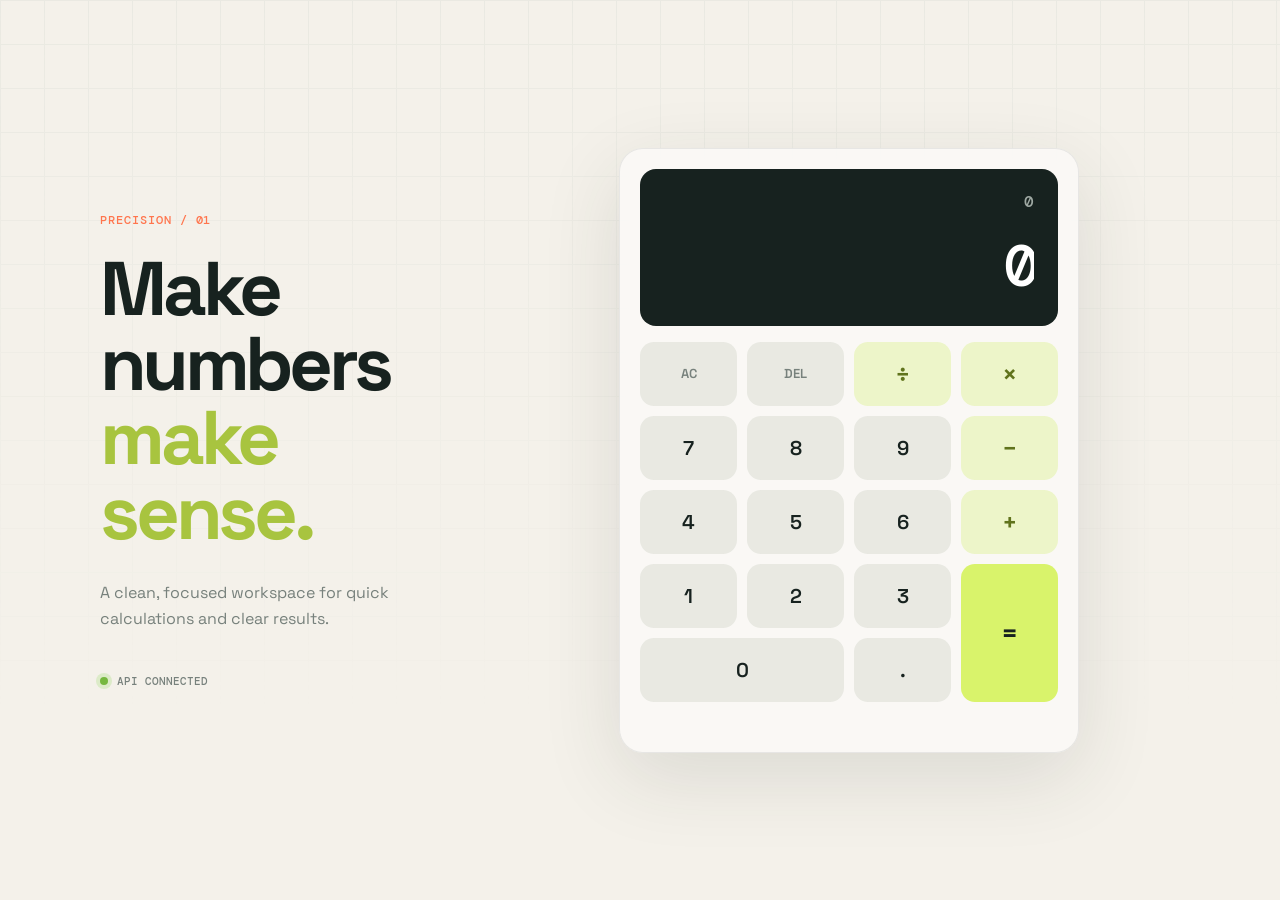
<file: static/index.html>
<!DOCTYPE html>
<html lang="en">
<head>
  <meta charset="UTF-8">
  <meta name="viewport" content="width=device-width, initial-scale=1.0">
  <title>Calculator</title>
  <link rel="preconnect" href="https://fonts.googleapis.com">
  <link rel="preconnect" href="https://fonts.gstatic.com" crossorigin>
  <link href="https://fonts.googleapis.com/css2?family=DM+Mono:wght@400;500&family=Space+Grotesk:wght@400;500;600;700&display=swap" rel="stylesheet">
  <link rel="stylesheet" href="/static/styles.css">
</head>
<body>
  <main class="app-shell">
    <section class="intro" aria-label="Calculator introduction">
      <p class="eyebrow">PRECISION / 01</p>
      <h1>Make numbers<br><em>make sense.</em></h1>
      <p class="description">A clean, focused workspace for quick calculations and clear results.</p>
      <div class="status"><span></span> API CONNECTED</div>
    </section>

    <section class="calculator" aria-label="Calculator">
      <div class="display">
        <div class="expression" id="expression">0</div>
        <div class="result" id="result">0</div>
      </div>
      <div class="keypad">
        <button class="key utility" data-action="clear">AC</button>
        <button class="key utility" data-action="backspace" aria-label="Delete last digit">DEL</button>
        <button class="key operator" data-operator="/">÷</button>
        <button class="key operator" data-operator="*">×</button>
        <button class="key" data-value="7">7</button>
        <button class="key" data-value="8">8</button>
        <button class="key" data-value="9">9</button>
        <button class="key operator" data-operator="-">−</button>
        <button class="key" data-value="4">4</button>
        <button class="key" data-value="5">5</button>
        <button class="key" data-value="6">6</button>
        <button class="key operator" data-operator="+">+</button>
        <button class="key" data-value="1">1</button>
        <button class="key" data-value="2">2</button>
        <button class="key" data-value="3">3</button>
        <button class="key equals" data-action="calculate">=</button>
        <button class="key zero" data-value="0">0</button>
        <button class="key" data-value=".">.</button>
      </div>
      <p class="message" id="message" role="status"></p>
    </section>
  </main>
  <script src="/static/app.js"></script>
</body>
</html>
</file>
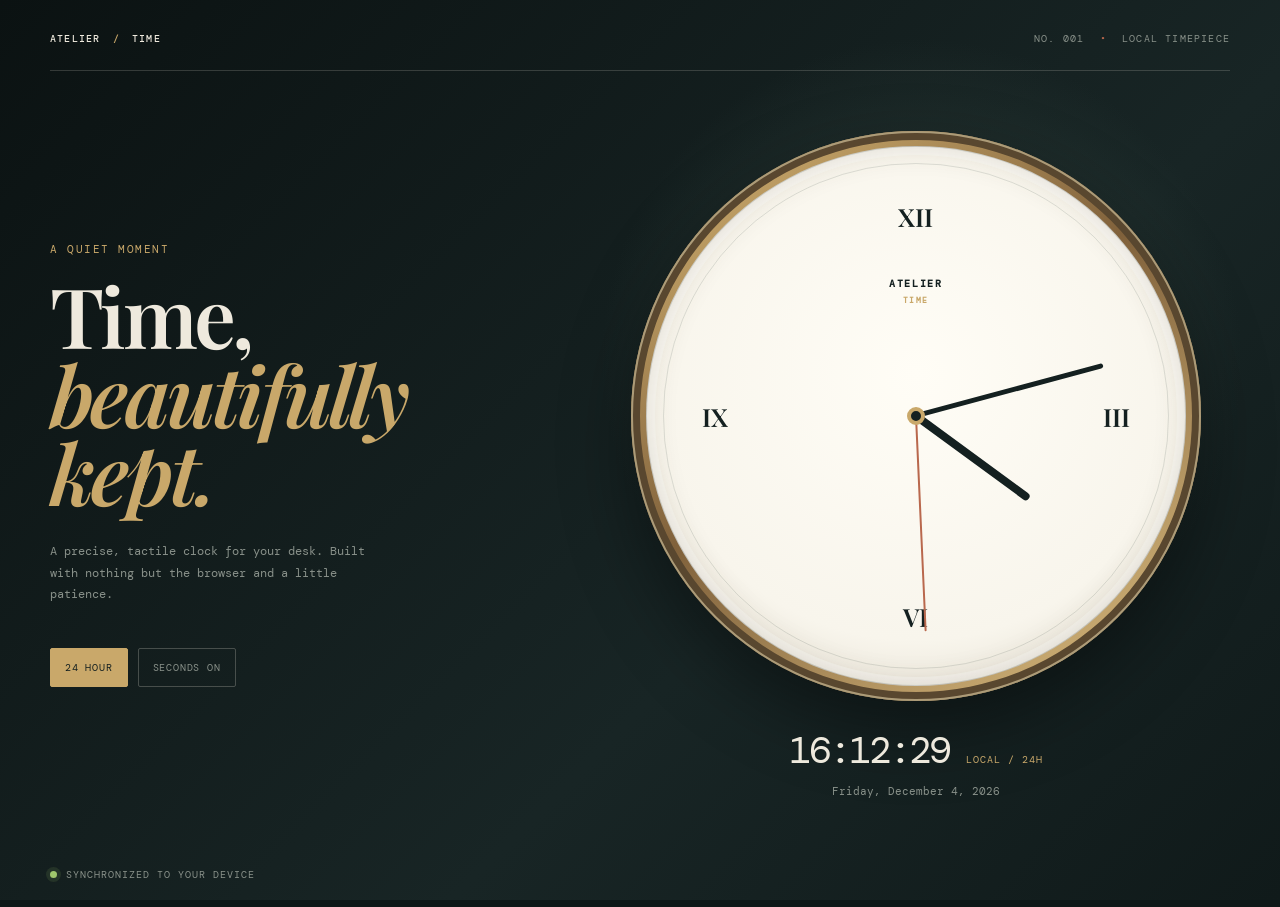
<file: static/clock.html>
<!DOCTYPE html>
<html lang="en">
<head>
  <meta charset="UTF-8">
  <meta name="viewport" content="width=device-width, initial-scale=1.0">
  <title>My Luxury Clock</title>
  <link rel="preconnect" href="https://fonts.googleapis.com">
  <link rel="preconnect" href="https://fonts.gstatic.com" crossorigin>
  <link href="https://fonts.googleapis.com/css2?family=DM+Mono:wght@400;500&family=Playfair+Display:wght@500;600;700&display=swap" rel="stylesheet">
  <link rel="stylesheet" href="/static/clock.css">
</head>
<body>
  <main class="clock-page">
    <header class="topbar">
      <a class="brand" href="/">ATELIER <span>/</span> TIME</a>
      <p class="edition">NO. 001 <span>•</span> LOCAL TIMEPIECE</p>
    </header>

    <section class="clock-layout" aria-label="Real-time analog clock">
      <div class="intro">
        <p class="eyebrow">A QUIET MOMENT</p>
        <h1>Time,<br><em>beautifully kept.</em></h1>
        <p class="lede">A precise, tactile clock for your desk. Built with nothing but the browser and a little patience.</p>
        <div class="controls" aria-label="Clock settings">
          <button class="control is-active" id="format-toggle" type="button" aria-pressed="true">24 HOUR</button>
          <button class="control" id="seconds-toggle" type="button" aria-pressed="true">SECONDS ON</button>
        </div>
      </div>

      <div class="watch-wrap">
        <div class="watch" id="watch" role="img" aria-label="Analog clock showing the current local time">
          <div class="watch-face">
            <div class="brand-mark">ATELIER<br><span>TIME</span></div>
            <div class="ticks" aria-hidden="true"></div>
            <div class="numerals" aria-hidden="true">
              <span class="numeral n12">XII</span><span class="numeral n3">III</span>
              <span class="numeral n6">VI</span><span class="numeral n9">IX</span>
            </div>
            <div class="hand hour" id="hour-hand"></div>
            <div class="hand minute" id="minute-hand"></div>
            <div class="hand second" id="second-hand"></div>
            <div class="pin"></div>
          </div>
        </div>
        <div class="digital" aria-live="polite">
          <span id="digital-time">00:00:00</span>
          <span id="period">LOCAL</span>
        </div>
        <p class="date" id="date-label">Monday, January 1, 2026</p>
      </div>
    </section>

    <footer><span class="status-dot"></span> SYNCHRONIZED TO YOUR DEVICE</footer>
  </main>
  <script src="/static/clock.js"></script>
</body>
</html>
</file>
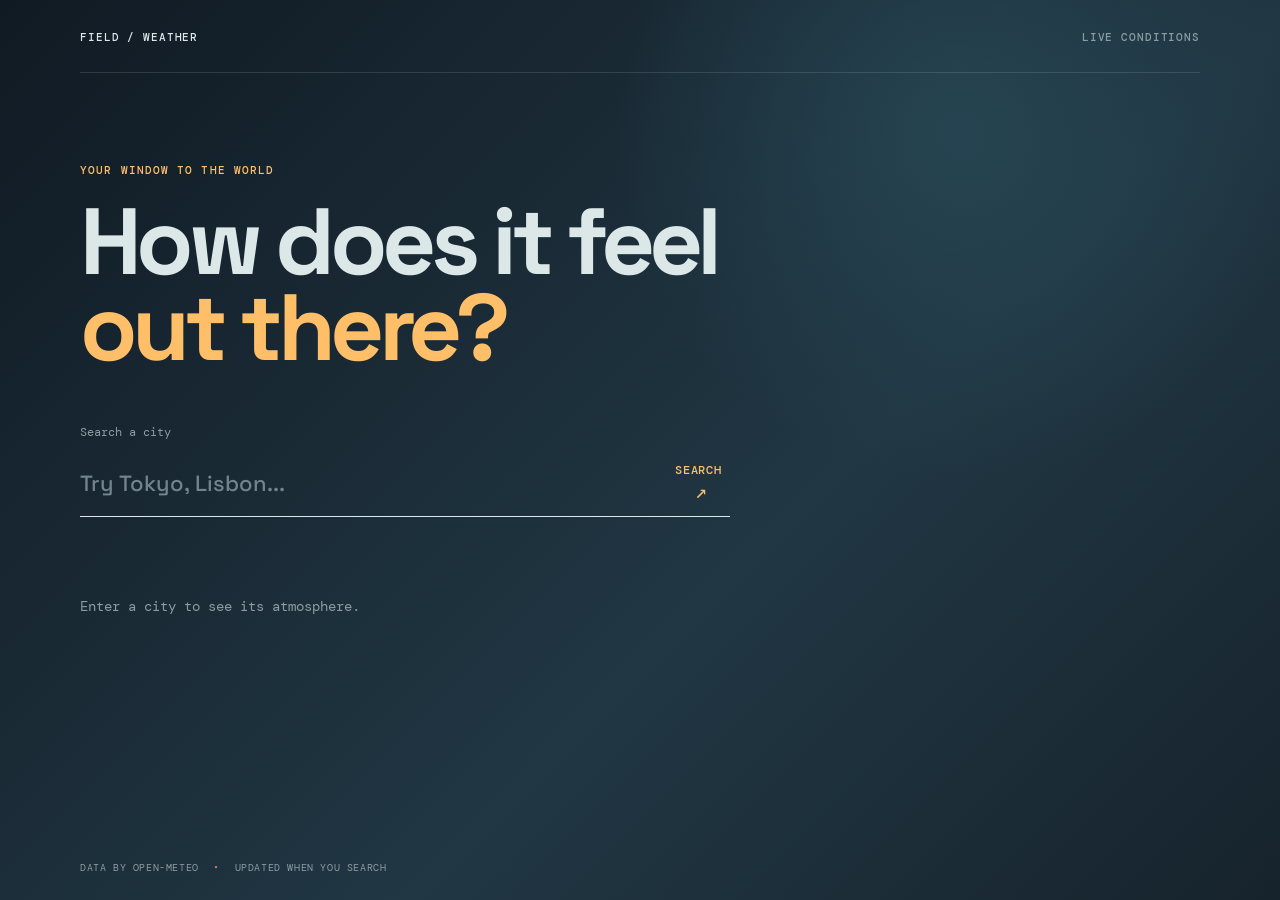
<file: static/weather.html>
<!DOCTYPE html>
<html lang="en">
<head>
  <meta charset="UTF-8">
  <meta name="viewport" content="width=device-width, initial-scale=1.0">
  <title>Field Notes Weather</title>
  <link rel="preconnect" href="https://fonts.googleapis.com">
  <link rel="preconnect" href="https://fonts.gstatic.com" crossorigin>
  <link href="https://fonts.googleapis.com/css2?family=DM+Mono:wght@400;500&family=Space+Grotesk:wght@400;500;600;700&display=swap" rel="stylesheet">
  <link rel="stylesheet" href="/static/weather.css">
</head>
<body>
  <main class="weather-app">
    <header class="topbar">
      <a class="brand" href="/">FIELD / WEATHER</a>
      <span class="date-label">LIVE CONDITIONS</span>
    </header>
    <section class="hero">
      <p class="eyebrow">YOUR WINDOW TO THE WORLD</p>
      <h1>How does it feel<br><em>out there?</em></h1>
      <form class="search" id="weather-form">
        <label for="city">Search a city</label>
        <div class="search-row">
          <input id="city" name="city" type="search" placeholder="Try Tokyo, Lisbon..." autocomplete="off" required>
          <button type="submit" aria-label="Search weather">SEARCH <span>↗</span></button>
        </div>
      </form>
    </section>
    <section class="weather-result" id="weather-result" aria-live="polite">
      <div class="empty-state">Enter a city to see its atmosphere.</div>
    </section>
    <footer>DATA BY OPEN-METEO <span>•</span> UPDATED WHEN YOU SEARCH</footer>
  </main>
  <script src="/static/weather.js"></script>
</body>
</html>
</file>
<file: static/styles.css>
:root {
  --ink: #17221f;
  --muted: #77817c;
  --paper: #f4f1ea;
  --panel: #fbfaf7;
  --line: #d9ddd5;
  --lime: #d9f36b;
  --lime-dark: #a8c43f;
  --orange: #ff754d;
}

* { box-sizing: border-box; }

body {
  min-height: 100vh;
  margin: 0;
  color: var(--ink);
  background: var(--paper);
  font-family: "Space Grotesk", sans-serif;
}

body::before {
  position: fixed;
  inset: 0;
  z-index: -1;
  content: "";
  opacity: .38;
  background-image: linear-gradient(var(--line) 1px, transparent 1px), linear-gradient(90deg, var(--line) 1px, transparent 1px);
  background-size: 44px 44px;
  -webkit-mask-image: linear-gradient(to bottom, black, transparent 80%);
  mask-image: linear-gradient(to bottom, black, transparent 80%);
}

.app-shell {
  display: grid;
  grid-template-columns: minmax(250px, .8fr) minmax(340px, 460px);
  gap: clamp(48px, 9vw, 150px);
  align-items: center;
  width: min(1080px, calc(100% - 48px));
  min-height: 100vh;
  margin: auto;
  padding: 56px 0;
}

.eyebrow { margin: 0 0 24px; color: var(--orange); font: 500 12px "DM Mono", monospace; letter-spacing: .08em; }
h1 { margin: 0; font-size: clamp(42px, 6vw, 76px); line-height: .98; letter-spacing: -.055em; }
h1 em { color: var(--lime-dark); font-style: normal; }
.description { max-width: 300px; margin: 30px 0 42px; color: var(--muted); line-height: 1.6; }
.status { display: flex; align-items: center; gap: 9px; color: var(--muted); font: 500 11px "DM Mono", monospace; }
.status span { width: 8px; height: 8px; border-radius: 50%; background: #76b83f; box-shadow: 0 0 0 4px #dcebc8; }
.calculator { padding: 20px; border: 1px solid rgba(23, 34, 31, .08); border-radius: 24px; background: rgba(251, 250, 247, .85); box-shadow: 0 24px 80px rgba(42, 51, 40, .12); -webkit-backdrop-filter: blur(10px); backdrop-filter: blur(10px); }
.display { min-height: 142px; padding: 22px 24px; border-radius: 16px; background: var(--ink); color: white; text-align: right; }
.expression { min-height: 25px; color: #9fa9a3; font: 500 16px "DM Mono", monospace; overflow: hidden; text-overflow: ellipsis; }
.result { margin-top: 12px; font: 500 clamp(38px, 7vw, 58px) "DM Mono", monospace; letter-spacing: -.08em; overflow: hidden; text-overflow: ellipsis; }
.keypad { display: grid; grid-template-columns: repeat(4, 1fr); gap: 10px; margin-top: 16px; }
.key { min-height: 64px; border: 0; border-radius: 14px; color: var(--ink); background: #e9e9e2; font: 600 20px "Space Grotesk", sans-serif; cursor: pointer; transition: transform .15s, background .15s; }
.key:hover { transform: translateY(-2px); background: #dedfd6; }
.key:active { transform: translateY(1px); }
.utility { color: var(--muted); font-size: 13px; }
.operator { background: #edf5c9; color: #60731c; font-size: 25px; }
.operator:hover { background: var(--lime); }
.equals { grid-row: span 2; background: var(--lime); color: var(--ink); font-size: 28px; }
.equals:hover { background: #cbed48; }
.zero { grid-column: span 2; }
.message { min-height: 17px; margin: 13px 4px 0; color: var(--orange); font: 12px "DM Mono", monospace; }

@media (max-width: 720px) {
  .app-shell { grid-template-columns: 1fr; width: min(460px, calc(100% - 32px)); gap: 42px; padding: 44px 0; }
  .intro { text-align: center; }
  .description { margin: 22px auto 28px; }
  .status { justify-content: center; }
}
</file>
<file: static/clock.css>
:root {
  --ink: #142020;
  --deep: #0d1717;
  --paper: #eee9dd;
  --face: #f8f5ec;
  --muted: #89918a;
  --line: rgba(238, 233, 221, .18);
  --gold: #c9a86a;
  --rust: #b9684d;
}

* { box-sizing: border-box; }

body {
  min-height: 100vh;
  margin: 0;
  color: var(--paper);
  background: var(--deep);
  font-family: "DM Mono", monospace;
}

body::before {
  position: fixed;
  inset: 0;
  z-index: -1;
  content: "";
  background: radial-gradient(circle at 72% 40%, #30423d 0, transparent 30%), linear-gradient(135deg, #0b1212, #182525 62%, #101a1a);
}

.clock-page { width: min(1180px, calc(100% - 64px)); min-height: 100vh; margin: auto; padding: 32px 0 26px; }
.topbar { display: flex; justify-content: space-between; align-items: center; padding-bottom: 25px; border-bottom: 1px solid var(--line); color: var(--muted); font-size: 10px; letter-spacing: .12em; }
.brand { color: var(--paper); text-decoration: none; font-weight: 500; }
.brand span { margin: 0 5px; color: var(--gold); }
.edition { margin: 0; }
.edition span { margin: 0 8px; color: var(--rust); }
.clock-layout { display: grid; grid-template-columns: .82fr 1.18fr; gap: clamp(48px, 9vw, 130px); align-items: center; min-height: calc(100vh - 145px); padding: 60px 0 70px; }
.eyebrow { margin: 0 0 20px; color: var(--gold); font-size: 11px; letter-spacing: .14em; }
h1 { margin: 0; color: var(--paper); font: 600 clamp(48px, 6.5vw, 86px)/.94 "Playfair Display", serif; letter-spacing: -.045em; }
h1 em { color: var(--gold); font-style: italic; }
.lede { max-width: 330px; margin: 30px 0 42px; color: var(--muted); font-size: 12px; line-height: 1.8; }
.controls { display: flex; flex-wrap: wrap; gap: 10px; }
.control { padding: 12px 14px; border: 1px solid rgba(238, 233, 221, .24); border-radius: 2px; color: var(--muted); background: transparent; font: 10px "DM Mono", monospace; letter-spacing: .08em; cursor: pointer; transition: color .2s, border-color .2s, background .2s; }
.control:hover, .control.is-active { border-color: var(--gold); color: var(--ink); background: var(--gold); }
.watch-wrap { display: flex; flex-direction: column; align-items: center; }
.watch { width: min(100%, 570px); aspect-ratio: 1; padding: 15px; border-radius: 50%; background: linear-gradient(145deg, #dab976, #80613b 46%, #e0c283); box-shadow: 0 28px 70px rgba(0, 0, 0, .4), inset 0 0 0 2px rgba(255, 240, 193, .5), inset 0 0 0 9px #59472f; }
.watch-face { position: relative; width: 100%; height: 100%; overflow: hidden; border: 1px solid rgba(20, 32, 32, .2); border-radius: 50%; background: radial-gradient(circle at 50% 42%, #fffdf6, var(--face) 65%, #d9d2c2); box-shadow: inset 0 0 30px rgba(74, 61, 39, .16), inset 0 0 0 8px rgba(255, 255, 255, .35); }
.watch-face::after { position: absolute; inset: 3%; border: 1px solid rgba(20, 32, 32, .12); border-radius: 50%; content: ""; }
.ticks { position: absolute; inset: 5%; border-radius: 50%; background: repeating-conic-gradient(from 0deg, var(--ink) 0deg 1deg, transparent 1deg 6deg); mask: radial-gradient(transparent 0 91%, #000 91.5% 94%, transparent 94.5%); }
.numerals { position: absolute; inset: 12%; color: var(--ink); font: 600 clamp(16px, 2.6vw, 25px) "Playfair Display", serif; }
.numeral { position: absolute; transform: translate(-50%, -50%); }
.n12 { top: 1%; left: 50%; }.n3 { top: 50%; left: 99%; }.n6 { top: 99%; left: 50%; }.n9 { top: 50%; left: 1%; }
.brand-mark { position: absolute; top: 24%; left: 50%; z-index: 2; color: var(--ink); transform: translateX(-50%); text-align: center; font: 600 10px "DM Mono", monospace; letter-spacing: .16em; line-height: 1.6; }
.brand-mark span { color: var(--gold); font-size: 8px; }
.hand { position: absolute; bottom: 50%; left: 50%; z-index: 3; transform-origin: 50% 100%; transform: translateX(-50%) rotate(0deg); border-radius: 10px; }
.hour { width: 8px; height: 26%; background: var(--ink); }.minute { width: 5px; height: 36%; background: var(--ink); }.second { width: 2px; height: 40%; background: var(--rust); transition: opacity .25s; }.second.is-hidden { opacity: 0; }
.pin { position: absolute; top: 50%; left: 50%; z-index: 5; width: 18px; height: 18px; border: 4px solid var(--gold); border-radius: 50%; background: var(--ink); transform: translate(-50%, -50%); }
.digital { display: flex; align-items: baseline; gap: 17px; margin-top: 24px; color: var(--paper); }.digital span:first-child { font-size: clamp(25px, 4vw, 38px); letter-spacing: -.08em; }.digital span:last-child { color: var(--gold); font-size: 10px; letter-spacing: .1em; }.date { margin: 9px 0 0; color: var(--muted); font-size: 11px; }
footer { display: flex; align-items: center; gap: 9px; color: var(--muted); font-size: 10px; letter-spacing: .1em; }.status-dot { width: 7px; height: 7px; border-radius: 50%; background: #9fc66c; box-shadow: 0 0 0 4px rgba(159, 198, 108, .12); }
@media (max-width: 760px) { .clock-page { width: min(100% - 32px, 540px); padding-top: 22px; }.edition { display: none; }.clock-layout { grid-template-columns: 1fr; gap: 54px; padding: 58px 0 60px; }.intro { text-align: center; }.lede { margin: 24px auto 30px; }.controls { justify-content: center; }.watch { width: min(100%, 430px); } }
@media (prefers-reduced-motion: reduce) { .second { transition: none; } }
</file>
<file: static/weather.css>
:root { --night: #111b24; --blue: #172b3a; --mist: #dce7e8; --paper: #f4f0e8; --sun: #ffbf69; --coral: #ef765d; --muted: #8c9da2; --line: rgba(220, 231, 232, .14); }
* { box-sizing: border-box; }
body { min-height: 100vh; margin: 0; color: var(--mist); background: var(--night); font-family: "Space Grotesk", sans-serif; }
body::before { position: fixed; inset: 0; z-index: -1; content: ""; background: radial-gradient(circle at 75% 15%, #294a57 0, transparent 28%), linear-gradient(135deg, var(--night), #243b48 60%, #18252e); opacity: .9; }
.weather-app { width: min(1120px, calc(100% - 56px)); min-height: 100vh; margin: auto; padding: 30px 0 26px; }
.topbar { display: flex; justify-content: space-between; padding-bottom: 28px; border-bottom: 1px solid var(--line); color: var(--muted); font: 500 11px "DM Mono", monospace; letter-spacing: .08em; }
.brand { color: var(--mist); text-decoration: none; }
.hero { padding: clamp(60px, 10vh, 110px) 0 50px; }
.eyebrow { margin: 0 0 22px; color: var(--sun); font: 500 11px "DM Mono", monospace; letter-spacing: .1em; }
h1 { max-width: 700px; margin: 0; font-size: clamp(48px, 8vw, 94px); line-height: .92; letter-spacing: -.06em; }
h1 em { color: var(--sun); font-style: normal; }
.search { max-width: 650px; margin-top: 52px; }
.search label { display: block; margin-bottom: 10px; color: var(--muted); font: 12px "DM Mono", monospace; }
.search-row { display: flex; border-bottom: 1px solid var(--mist); }
input { width: 100%; min-width: 0; padding: 14px 0; border: 0; outline: 0; color: var(--mist); background: transparent; font: 500 22px "Space Grotesk", sans-serif; }
input::placeholder { color: #71858b; }
button { padding: 12px 0 12px 22px; border: 0; color: var(--sun); background: transparent; font: 500 12px "DM Mono", monospace; letter-spacing: .06em; cursor: pointer; }
button span { display: inline-block; margin-left: 6px; font-size: 20px; transition: transform .2s; }
button:hover span { transform: translate(3px, -3px); }
.weather-result { min-height: 264px; }
.empty-state, .loading { padding: 30px 0; color: var(--muted); font: 14px "DM Mono", monospace; }
.weather-card { display: grid; grid-template-columns: 1.25fr 1fr; gap: 40px; padding: 30px 0; border-top: 1px solid var(--line); border-bottom: 1px solid var(--line); animation: reveal .5s ease both; }
.place { margin: 0 0 8px; font-size: 30px; letter-spacing: -.04em; }
.country { color: var(--muted); font: 12px "DM Mono", monospace; }
.condition-row { display: flex; align-items: center; gap: 20px; margin-top: 36px; }
.weather-icon { display: grid; place-items: center; width: 90px; height: 90px; border-radius: 50%; color: var(--sun); background: rgba(255, 191, 105, .12); font-size: 48px; }
.condition { margin: 0; font-size: 20px; }
.temperature { margin: -4px 0 0; color: var(--paper); font: 500 clamp(58px, 9vw, 100px) "DM Mono", monospace; letter-spacing: -.11em; }
.metrics { display: grid; grid-template-columns: 1fr 1fr; align-content: center; gap: 0; border-left: 1px solid var(--line); }
.metric { padding: 18px 0 18px 28px; border-bottom: 1px solid var(--line); }
.metric:nth-last-child(-n+2) { border-bottom: 0; }
.metric-label { display: block; margin-bottom: 8px; color: var(--muted); font: 11px "DM Mono", monospace; }
.metric-value { font: 500 22px "DM Mono", monospace; }
footer { margin-top: 30px; color: var(--muted); font: 10px "DM Mono", monospace; letter-spacing: .06em; }
footer span { margin: 0 8px; color: var(--coral); }
.error { color: var(--coral); font: 13px "DM Mono", monospace; }
@keyframes reveal { from { opacity: 0; transform: translateY(10px); } to { opacity: 1; transform: translateY(0); } }
@media (max-width: 680px) { .weather-app { width: min(100% - 32px, 500px); } .date-label { display: none; } .weather-card { grid-template-columns: 1fr; gap: 30px; } .metrics { border-top: 1px solid var(--line); border-left: 0; } .metric { padding-left: 0; } .metric:nth-child(odd) { padding-right: 14px; } h1 { font-size: clamp(48px, 14vw, 72px); } }
</file>
